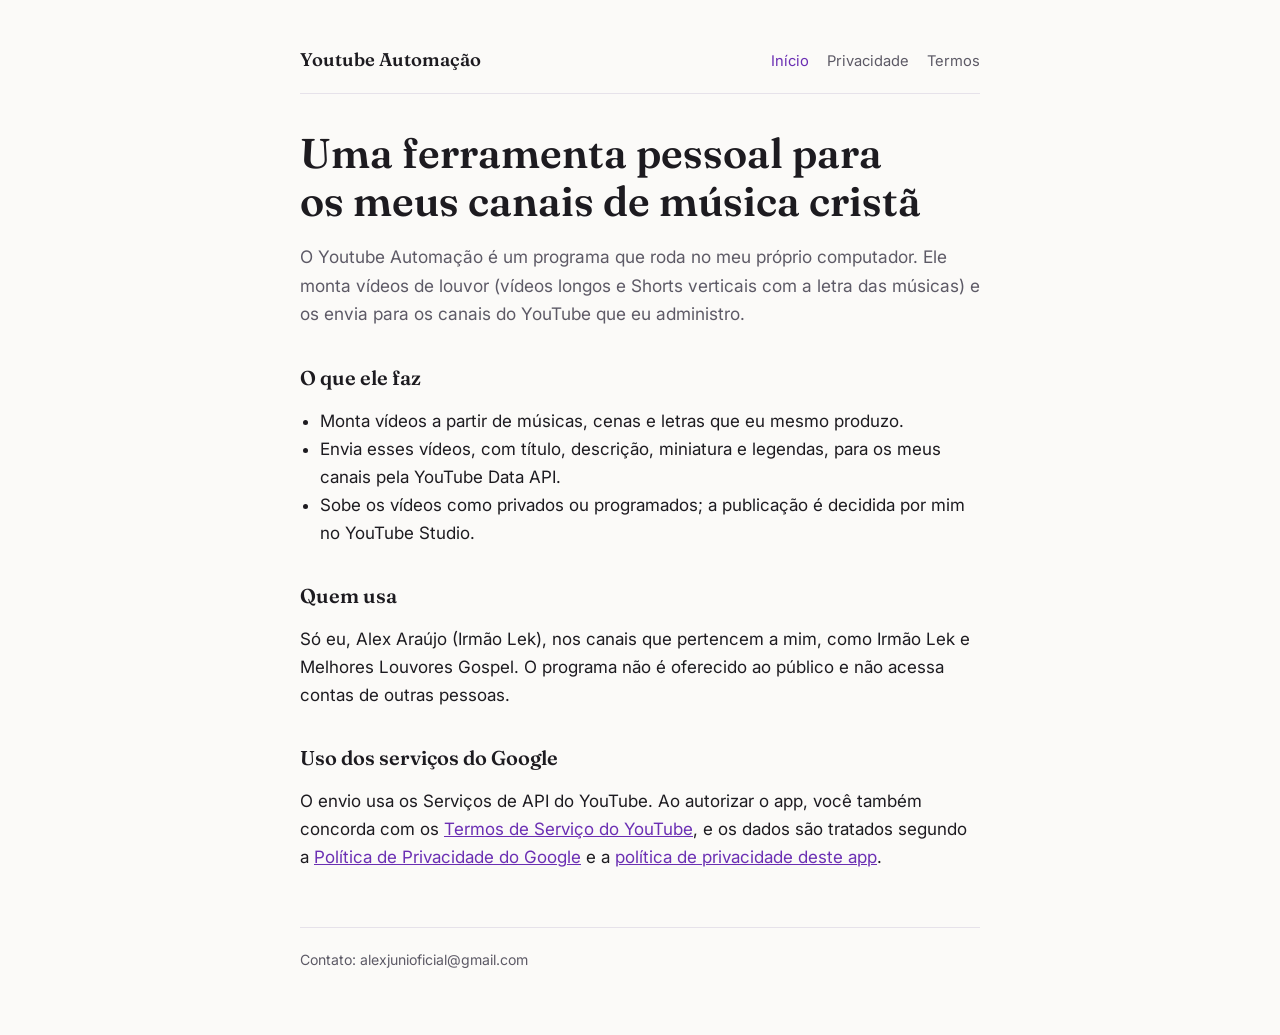
<file: index.html>
<!doctype html>
<html lang="pt-BR">
<head>
  <meta charset="utf-8">
  <meta name="viewport" content="width=device-width, initial-scale=1">
  <title>Youtube Automação</title>
  <meta name="description" content="Ferramenta pessoal que monta e envia vídeos para os canais de música cristã do próprio dono.">
  <meta name="google-site-verification" content="GkgynI1qHR3fHcLhdph6ntvqWplPhtbf7Dzb668C10Y">
  <link rel="preconnect" href="https://fonts.googleapis.com">
  <link rel="stylesheet" href="https://fonts.googleapis.com/css2?family=Fraunces:wght@600&family=Inter:wght@400;500&display=swap">
  <link rel="stylesheet" href="estilo.css">
</head>
<body>
  <div class="wrap">
    <header>
      <a class="marca" href="./">Youtube Automação</a>
      <nav><a href="./" aria-current="page">Início</a><a href="privacidade.html">Privacidade</a><a href="termos.html">Termos</a></nav>
    </header>

    <h1>Uma ferramenta pessoal para os meus canais de música cristã</h1>
    <p class="lead">O Youtube Automação é um programa que roda no meu próprio computador. Ele monta vídeos de louvor
      (vídeos longos e Shorts verticais com a letra das músicas) e os envia para os canais do YouTube que eu administro.</p>

    <h2>O que ele faz</h2>
    <ul>
      <li>Monta vídeos a partir de músicas, cenas e letras que eu mesmo produzo.</li>
      <li>Envia esses vídeos, com título, descrição, miniatura e legendas, para os meus canais pela YouTube Data API.</li>
      <li>Sobe os vídeos como privados ou programados; a publicação é decidida por mim no YouTube Studio.</li>
    </ul>

    <h2>Quem usa</h2>
    <p>Só eu, Alex Araújo (Irmão Lek), nos canais que pertencem a mim, como Irmão Lek e Melhores Louvores Gospel.
      O programa não é oferecido ao público e não acessa contas de outras pessoas.</p>

    <h2>Uso dos serviços do Google</h2>
    <p>O envio usa os Serviços de API do YouTube. Ao autorizar o app, você também concorda com os
      <a href="https://www.youtube.com/t/terms">Termos de Serviço do YouTube</a>, e os dados são tratados segundo a
      <a href="https://policies.google.com/privacy">Política de Privacidade do Google</a> e a
      <a href="privacidade.html">política de privacidade deste app</a>.</p>

    <footer>Contato: alexjunioficial@gmail.com</footer>
  </div>
</body>
</html>
</file>
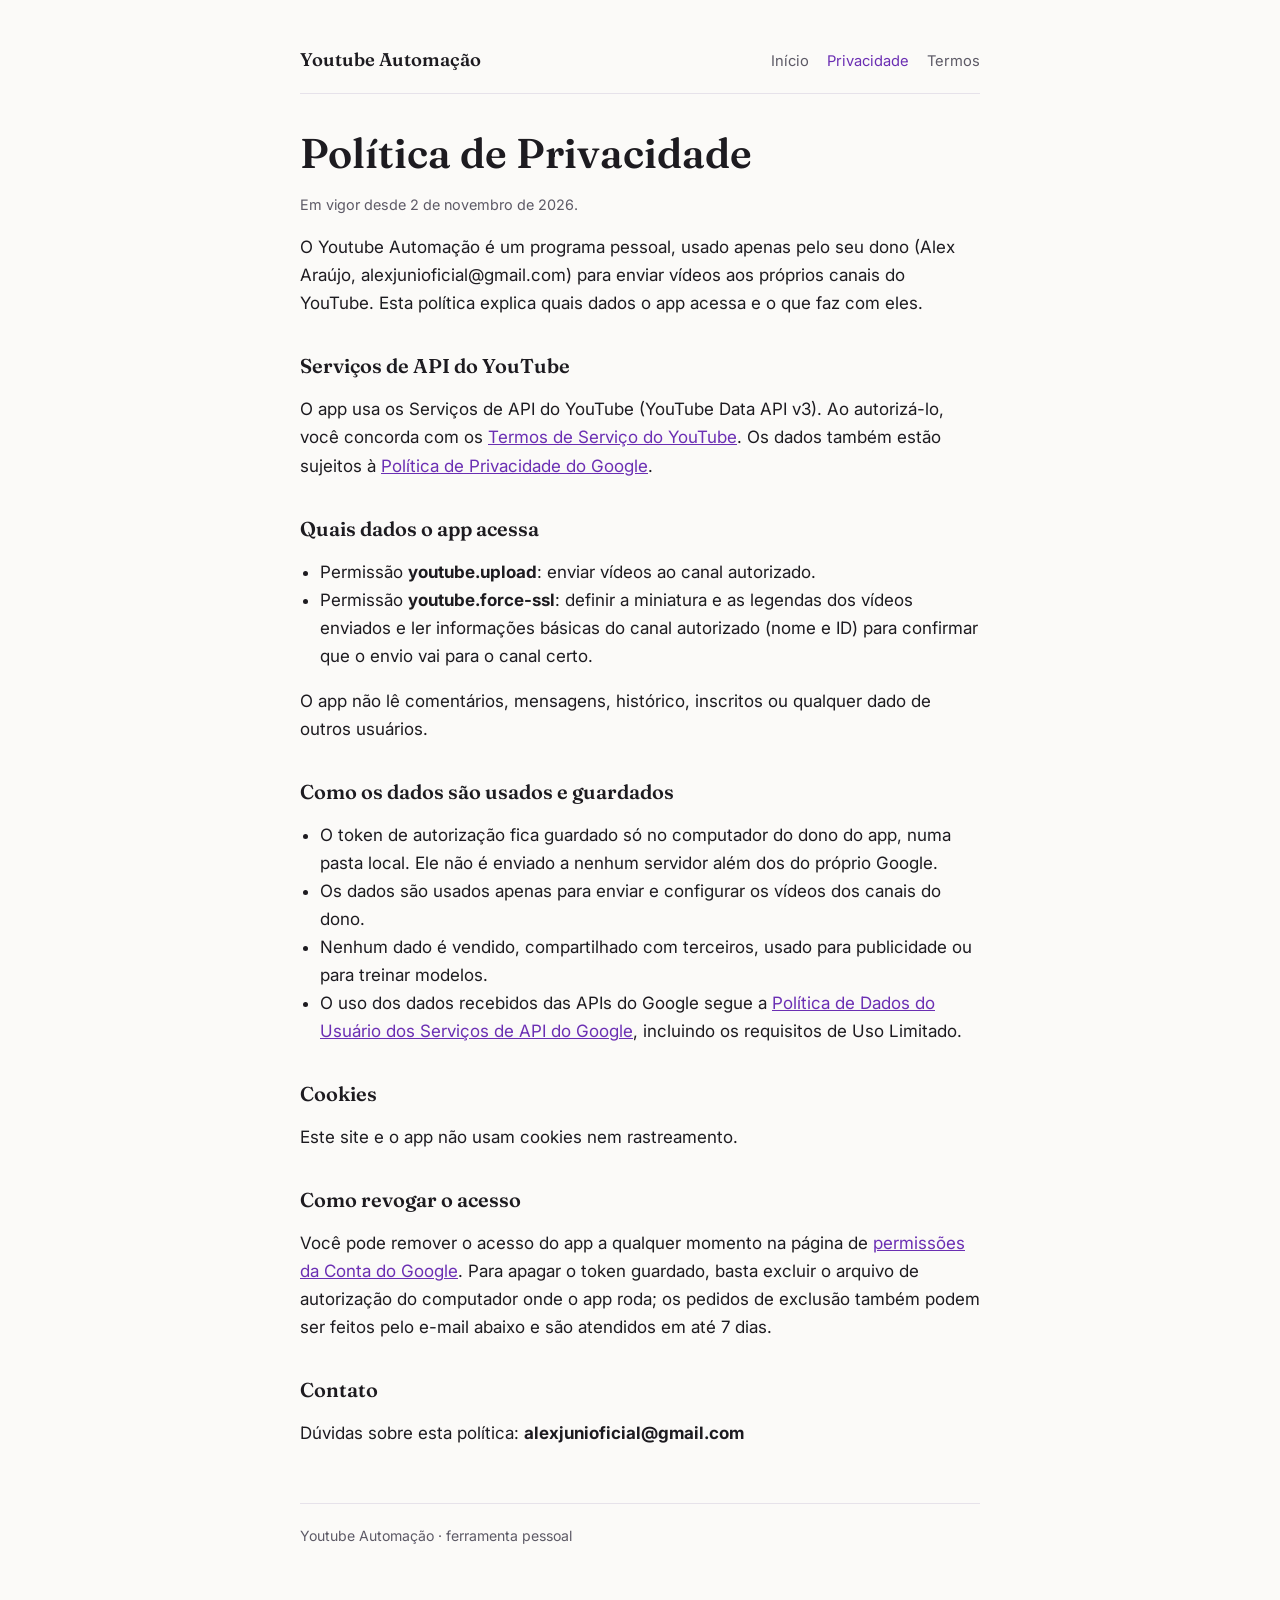
<file: privacidade.html>
<!doctype html>
<html lang="pt-BR">
<head>
  <meta charset="utf-8">
  <meta name="viewport" content="width=device-width, initial-scale=1">
  <title>Privacidade · Youtube Automação</title>
  <meta name="description" content="Política de privacidade do Youtube Automação: quais dados do YouTube o app usa e como.">
  <link rel="preconnect" href="https://fonts.googleapis.com">
  <link rel="stylesheet" href="https://fonts.googleapis.com/css2?family=Fraunces:wght@600&family=Inter:wght@400;500&display=swap">
  <link rel="stylesheet" href="estilo.css">
</head>
<body>
  <div class="wrap">
    <header>
      <a class="marca" href="./">Youtube Automação</a>
      <nav><a href="./">Início</a><a href="privacidade.html" aria-current="page">Privacidade</a><a href="termos.html">Termos</a></nav>
    </header>

    <h1>Política de Privacidade</h1>
    <p class="data">Em vigor desde 2 de novembro de 2026.</p>

    <p>O Youtube Automação é um programa pessoal, usado apenas pelo seu dono (Alex Araújo, alexjunioficial@gmail.com)
      para enviar vídeos aos próprios canais do YouTube. Esta política explica quais dados o app acessa e o que faz com eles.</p>

    <h2>Serviços de API do YouTube</h2>
    <p>O app usa os Serviços de API do YouTube (YouTube Data API v3). Ao autorizá-lo, você concorda com os
      <a href="https://www.youtube.com/t/terms">Termos de Serviço do YouTube</a>. Os dados também estão sujeitos à
      <a href="https://policies.google.com/privacy">Política de Privacidade do Google</a>.</p>

    <h2>Quais dados o app acessa</h2>
    <ul>
      <li>Permissão <strong>youtube.upload</strong>: enviar vídeos ao canal autorizado.</li>
      <li>Permissão <strong>youtube.force-ssl</strong>: definir a miniatura e as legendas dos vídeos enviados e ler
        informações básicas do canal autorizado (nome e ID) para confirmar que o envio vai para o canal certo.</li>
    </ul>
    <p>O app não lê comentários, mensagens, histórico, inscritos ou qualquer dado de outros usuários.</p>

    <h2>Como os dados são usados e guardados</h2>
    <ul>
      <li>O token de autorização fica guardado só no computador do dono do app, numa pasta local. Ele não é enviado a
        nenhum servidor além dos do próprio Google.</li>
      <li>Os dados são usados apenas para enviar e configurar os vídeos dos canais do dono.</li>
      <li>Nenhum dado é vendido, compartilhado com terceiros, usado para publicidade ou para treinar modelos.</li>
      <li>O uso dos dados recebidos das APIs do Google segue a
        <a href="https://developers.google.com/terms/api-services-user-data-policy">Política de Dados do Usuário dos
        Serviços de API do Google</a>, incluindo os requisitos de Uso Limitado.</li>
    </ul>

    <h2>Cookies</h2>
    <p>Este site e o app não usam cookies nem rastreamento.</p>

    <h2>Como revogar o acesso</h2>
    <p>Você pode remover o acesso do app a qualquer momento na página de
      <a href="https://myaccount.google.com/permissions">permissões da Conta do Google</a>. Para apagar o token guardado,
      basta excluir o arquivo de autorização do computador onde o app roda; os pedidos de exclusão também podem ser
      feitos pelo e-mail abaixo e são atendidos em até 7 dias.</p>

    <h2>Contato</h2>
    <p>Dúvidas sobre esta política: <strong>alexjunioficial@gmail.com</strong></p>

    <footer>Youtube Automação · ferramenta pessoal</footer>
  </div>
</body>
</html>
</file>
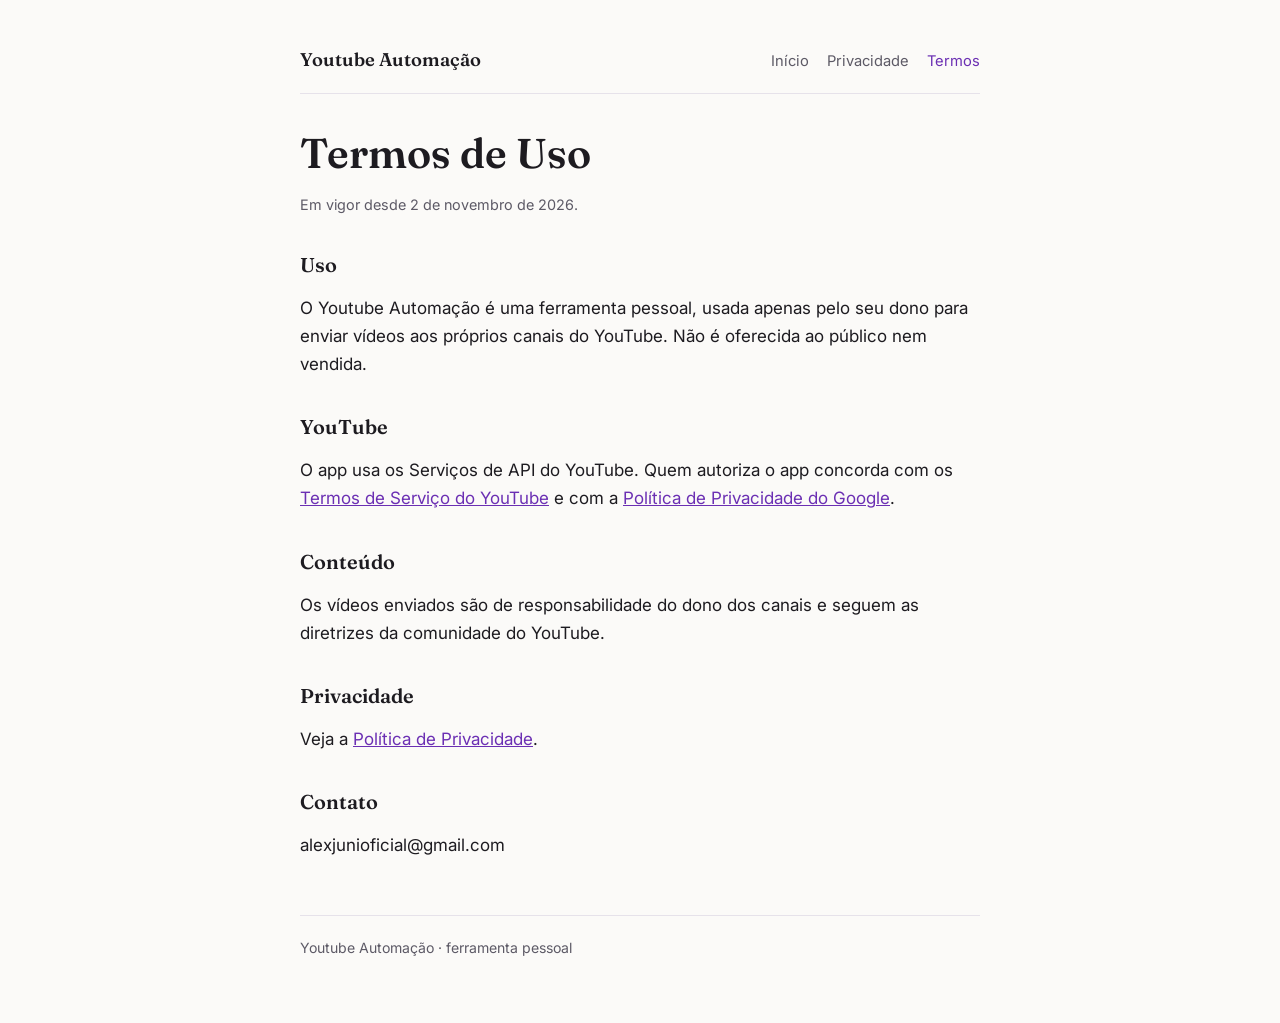
<file: termos.html>
<!doctype html>
<html lang="pt-BR">
<head>
  <meta charset="utf-8">
  <meta name="viewport" content="width=device-width, initial-scale=1">
  <title>Termos · Youtube Automação</title>
  <meta name="description" content="Termos de uso do Youtube Automação.">
  <link rel="preconnect" href="https://fonts.googleapis.com">
  <link rel="stylesheet" href="https://fonts.googleapis.com/css2?family=Fraunces:wght@600&family=Inter:wght@400;500&display=swap">
  <link rel="stylesheet" href="estilo.css">
</head>
<body>
  <div class="wrap">
    <header>
      <a class="marca" href="./">Youtube Automação</a>
      <nav><a href="./">Início</a><a href="privacidade.html">Privacidade</a><a href="termos.html" aria-current="page">Termos</a></nav>
    </header>

    <h1>Termos de Uso</h1>
    <p class="data">Em vigor desde 2 de novembro de 2026.</p>

    <h2>Uso</h2>
    <p>O Youtube Automação é uma ferramenta pessoal, usada apenas pelo seu dono para enviar vídeos aos próprios canais do
      YouTube. Não é oferecida ao público nem vendida.</p>

    <h2>YouTube</h2>
    <p>O app usa os Serviços de API do YouTube. Quem autoriza o app concorda com os
      <a href="https://www.youtube.com/t/terms">Termos de Serviço do YouTube</a> e com a
      <a href="https://policies.google.com/privacy">Política de Privacidade do Google</a>.</p>

    <h2>Conteúdo</h2>
    <p>Os vídeos enviados são de responsabilidade do dono dos canais e seguem as diretrizes da comunidade do YouTube.</p>

    <h2>Privacidade</h2>
    <p>Veja a <a href="privacidade.html">Política de Privacidade</a>.</p>

    <h2>Contato</h2>
    <p>alexjunioficial@gmail.com</p>

    <footer>Youtube Automação · ferramenta pessoal</footer>
  </div>
</body>
</html>
</file>
<file: estilo.css>
:root {
  --bg: #fbfaf8; --fg: #1d1b20; --muted: #5d5a66; --line: #e6e2ea; --accent: #6b2fb3;
  --display: "Fraunces", Georgia, "Times New Roman", serif;
  --body: "Inter", system-ui, -apple-system, "Segoe UI", sans-serif;
}
@media (prefers-color-scheme: dark) {
  :root { --bg: #141217; --fg: #ecebf0; --muted: #a6a2b0; --line: #2c2833; --accent: #c49bf5; }
}
* { box-sizing: border-box; }
body { margin: 0; background: var(--bg); color: var(--fg); font: 17px/1.65 var(--body); }
.wrap { max-width: 720px; margin: 0 auto; padding: 48px max(20px, env(safe-area-inset-left)) 64px; }
header { display: flex; justify-content: space-between; align-items: baseline; gap: 16px; flex-wrap: wrap;
         padding-bottom: 20px; border-bottom: 1px solid var(--line); margin-bottom: 36px; }
.marca { font: 600 1.15rem var(--display); color: var(--fg); text-decoration: none; }
nav { display: flex; gap: 18px; font-size: .92rem; }
nav a { color: var(--muted); text-decoration: none; }
nav a:hover, nav a[aria-current] { color: var(--accent); }
h1 { font: 600 clamp(1.9rem, 5vw, 2.6rem)/1.15 var(--display); margin: 0 0 12px; text-wrap: balance; }
h2 { font: 600 1.25rem var(--display); margin: 36px 0 8px; }
p, li { max-width: 65ch; }
.lead { color: var(--muted); font-size: 1.08rem; }
.data { color: var(--muted); font-size: .9rem; }
a { color: var(--accent); }
ul { padding-left: 20px; }
footer { margin-top: 56px; padding-top: 20px; border-top: 1px solid var(--line); color: var(--muted); font-size: .88rem; }
</file>
